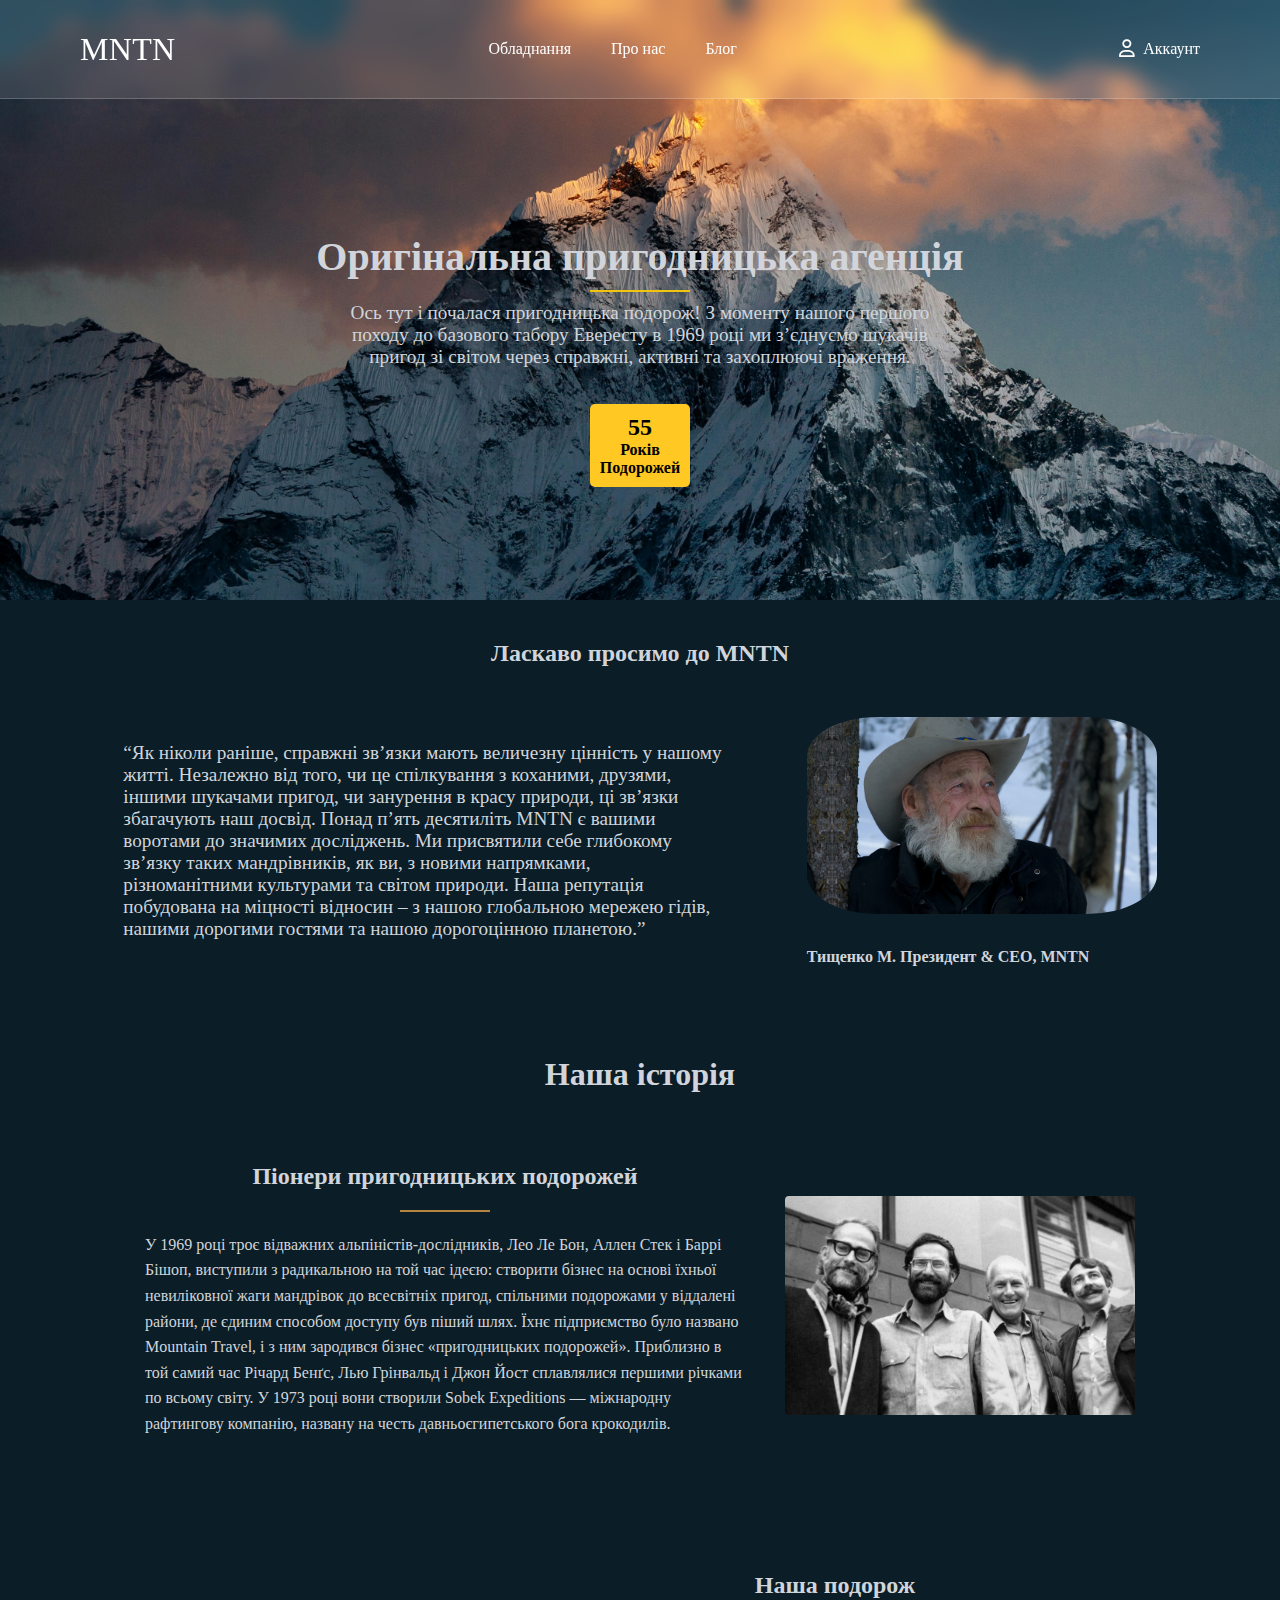
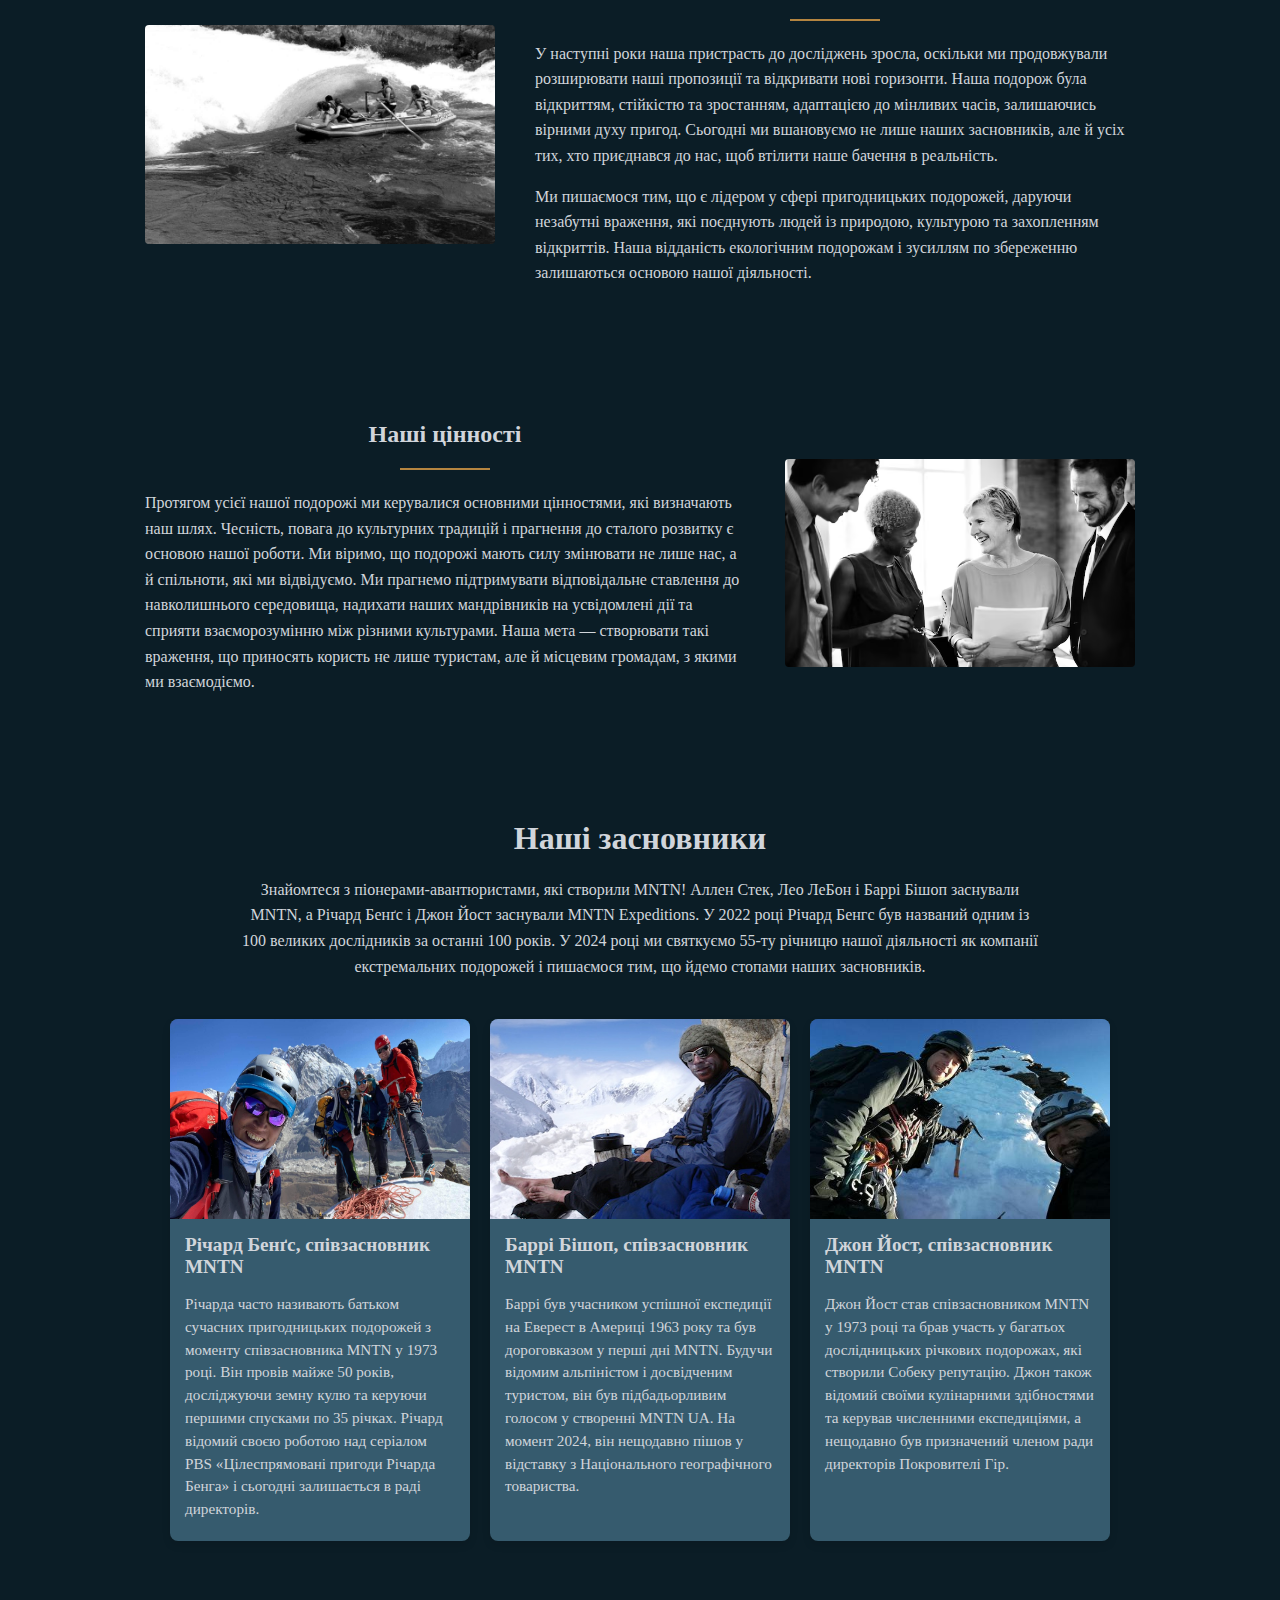
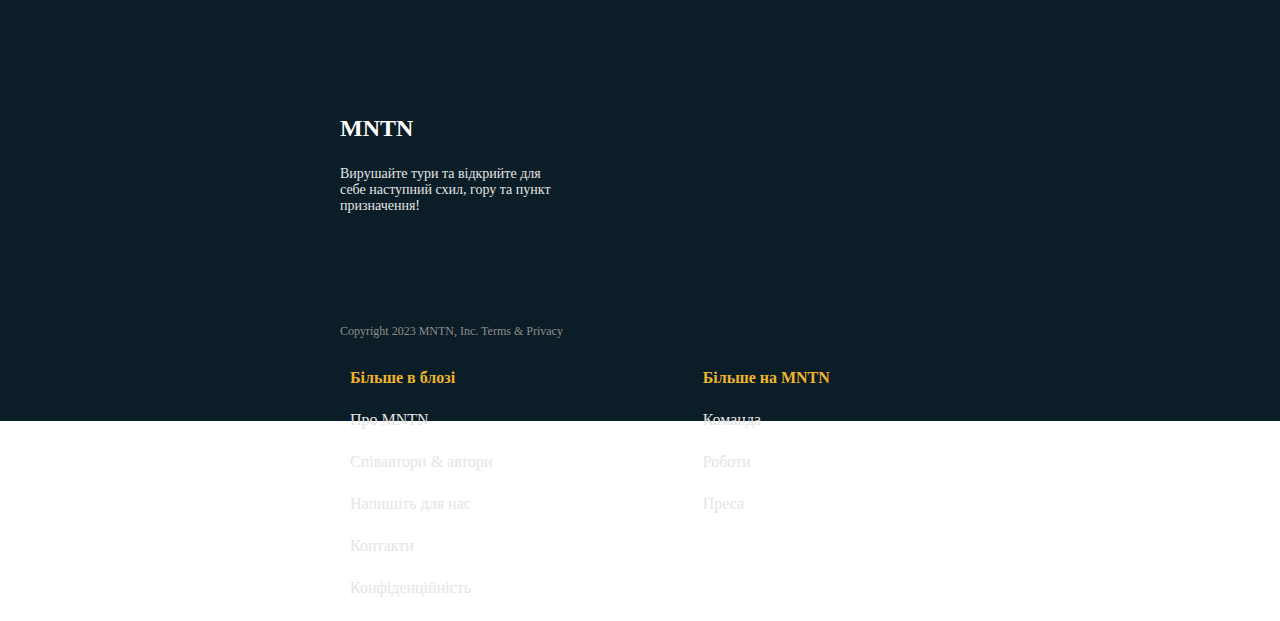
<file: aboutus.html>
<!DOCTYPE html>
<html lang="uk">
<head>
    <meta charset="UTF-8">
    <meta name="viewport" content="width=device-width, initial-scale=1.0">
    <meta http-equiv="X-UA-Compatible" content="ie=edge">
    <title>Mountains</title>
    <link rel="stylesheet" href="css/style.css">
    <link rel="icon" type="image/png" href="media/favicon.png" sizes="16x16">
    <link rel="shortcut icon" href="media/favicon.png" type="image/x-icon">
    <meta name="description" content="Агенція організації гірських походів">
    <link rel="stylesheet" href="https://cdnjs.cloudflare.com/ajax/libs/font-awesome/6.0.0-beta3/css/all.min.css">
</head>
<body>
    <header>
        <nav class="navbar">
            <a href="index.html"><div class="logo">MNTN</div></a>
            <div class="nav-links">
                <a href="404.html">Обладнання</a>
                <a href="aboutus.html">Про нас</a>
                <a href="trips.html">Блог</a>
            </div>
            <div class="account">
                <span class="account-icon"><i class="fa-regular fa-user" style="color: #ffffff;"></i></span> 
                <a href="#account">Аккаунт</a>
            </div>
        </nav>
    </header>
    <button class="scroll-to-top" id="scrollToTopBtn">&#8679;</button>
    <section class="about_banner">
        <div>
            <h1>Оригінальна пригодницька агенція</h1>
            <div class="about_divider"></div>
            <p>Ось тут і почалася пригодницька подорож! З моменту нашого першого походу до базового табору Евересту в 1969 році ми з’єднуємо шукачів пригод зі світом через справжні, активні та захоплюючі враження.</p>
        </div>
        <div class="about_badge">
            <span>55</span> Років <br> Подорожей
        </div>
    </section>
    <section class="story-section">
        <div id="about">
            <div class="about-sec-div">
                <h2>Ласкаво просимо до MNTN</h2></div>
            <div class="about_content">
                <div class="about_text">
                    <p>“Як ніколи раніше, справжні зв’язки мають величезну цінність у нашому житті. Незалежно від того, чи це спілкування з коханими, друзями, іншими шукачами пригод, 
                        чи занурення в красу природи, ці зв’язки збагачують наш досвід. Понад п’ять десятиліть MNTN є вашими воротами до значимих досліджень.
                        Ми присвятили себе глибокому зв’язку таких мандрівників, як ви, з новими напрямками, різноманітними культурами 
                        та світом природи. Наша репутація побудована на міцності відносин – з нашою глобальною мережею гідів, нашими дорогими гостями та нашою дорогоцінною планетою.”</p>
                </div>
                <div class="about_image">
                    <img src="media/mainpeople.jpg" alt="CEO Image" >
                    <p><strong>Тищенко М. Президент & CEO, MNTN</strong></p>
                </div>
            </div>
        </div>
        <div class="our-story">
            <h2>Наша історія</h2>
            <div class="story-content">
                <div class="story-text">
                    <h3>Піонери пригодницьких подорожей</h3>
                    <hr>
                    <p>У 1969 році троє відважних альпіністів-дослідників, Лео Ле Бон, Аллен Стек і Баррі Бішоп, виступили з радикальною на той час ідеєю: створити бізнес на основі
                        їхньої невиліковної жаги мандрівок до всесвітніх пригод, спільними подорожами у віддалені райони, де єдиним способом доступу був піший шлях. 
                        Їхнє підприємство було названо Mountain Travel, і з ним зародився бізнес «пригодницьких подорожей». Приблизно в той самий час Річард Бенґс, 
                        Лью Грінвальд і Джон Йост сплавлялися першими річками по всьому світу. У 1973 році вони створили Sobek Expeditions — міжнародну рафтингову
                        компанію, названу на честь давньоєгипетського бога крокодилів.</p>
                    </div>
                <div class="story-image">
                    <img src="media/our_team1.jpg" alt="Pioneers of Adventure Travel">
                </div>
            </div>
        </div>
        <div class="our-story mirrored">
            <div class="story-content mirrored">
                <div class="story-image">
                    <img src="media/our_team2.jpg" alt="Adventure Journey">
                </div>
                <div class="story-text">
                    <h3>Наша подорож</h3>
                    <hr>
                    <p>У наступні роки наша пристрасть до досліджень зросла, оскільки ми продовжували розширювати наші пропозиції та відкривати нові горизонти. Наша подорож була відкриттям, стійкістю та зростанням, адаптацією до мінливих часів, залишаючись вірними духу пригод. Сьогодні ми вшановуємо не лише наших засновників, але й усіх тих, хто приєднався до нас, щоб втілити наше бачення в реальність.</p>
                    <p>Ми пишаємося тим, що є лідером у сфері пригодницьких подорожей, даруючи незабутні враження, які поєднують людей із природою, культурою та захопленням відкриттів. Наша відданість екологічним подорожам і зусиллям по збереженню залишаються основою нашої діяльності.</p>
                </div>
            </div>
        </div>
        <div class="our-story">
            <div class="story-content">
                <div class="story-text">
                    <h3>Наші цінності
                    </h3>
                    <hr>
                    <p>Протягом усієї нашої подорожі ми керувалися основними цінностями, які визначають наш шлях. Чесність, повага до 
                        культурних традицій і прагнення до сталого розвитку є основою нашої роботи. Ми віримо, що подорожі мають силу змінювати не лише нас, а й спільноти, 
                        які ми відвідуємо. Ми прагнемо підтримувати відповідальне ставлення до навколишнього середовища, надихати наших мандрівників на усвідомлені дії та сприяти 
                        взаєморозумінню між різними культурами. Наша мета — створювати такі враження, що приносять користь не лише туристам, але й місцевим громадам, з якими ми взаємодіємо.</p>
                    </div>
                <div class="story-image">
                    <img src="media/our_team3.png" alt="Pioneers of Adventure Travel">
                </div>
            </div>
        </div>
        <div class="our-founders">
            <h2>Наші засновники</h2>
            <p class="intro-text">
                Знайомтеся з піонерами-авантюристами, які створили MNTN! Аллен Стек, Лео ЛеБон і Баррі Бішоп заснували MNTN, а Річард Бенґс 
                і Джон Йост заснували MNTN Expeditions. У 2022 році Річард Бенгс був названий одним із 100 великих дослідників за останні 100 років. 
                У 2024 році ми святкуємо 55-ту річницю нашої діяльності як компанії екстремальних подорожей і пишаємося тим, що йдемо стопами наших засновників.</p>
            <div class="founder-cards">
                <div class="founder-card">
                    <img src="media/founder2.jpg" alt="Barry Bishop">
                    <h3>Річард Бенґс, співзасновник MNTN</h3>
                    <p>Річарда часто називають батьком сучасних пригодницьких подорожей з моменту співзасновника MNTN у 1973 році.
                        Він провів майже 50 років, досліджуючи земну кулю та керуючи першими спусками по 35 річках. Річард відомий своєю роботою 
                        над серіалом PBS «Цілеспрямовані пригоди Річарда Бенга» і сьогодні залишається в раді директорів.</p>
                </div>
                <div class="founder-card">
                    <img src="media/founder1.jpg" alt="Richard Bangs">
                    <h3>Баррі Бішоп, співзасновник MNTN</h3>
                    <p>Баррі був учасником успішної експедиції на Еверест в Америці 1963 року та був дороговказом у перші дні MNTN. 
                        Будучи відомим альпіністом і досвідченим туристом, він був підбадьорливим голосом у створенні MNTN UA. На 
                        момент 2024, він нещодавно пішов у відставку з Національного географічного товариства.</p>
                </div>
                <div class="founder-card">
                    <img src="media/founder3.jpg" alt="John Yost">
                    <h3>Джон Йост, співзасновник MNTN</h3>
                    <p>Джон Йост став співзасновником MNTN у 1973 році та брав участь у багатьох дослідницьких річкових подорожах, які створили 
                        Собеку репутацію. Джон також відомий своїми кулінарними здібностями та керував численними експедиціями, 
                        а нещодавно був призначений членом ради директорів Покровителі Гір.</p>
                </div>
            </div>
        </div>    
    </section>
    <footer class="custom-footer">
        <div class="custom-footer-left">
            <h2 class="custom-logo">MNTN</h2>
            <p class="custom-tagline">Вирушайте тури та відкрийте для <br>себе наступний схил, гору та пункт <br>призначення!</p>
            <p class="custom-copyright">Copyright 2023 MNTN, Inc. <a href="#">Terms & Privacy</a></p>
        </div>
        <div class="custom-footer-right">
            <div class="custom-footer-section">
                <p class="custom-title">Більше в блозі</p>
                <ul>
                    <li><a href="#">Про MNTN</a></li>
                    <li><a href="#">Співавтори & автори</a></li>
                    <li><a href="#">Напишіть для нас</a></li>
                    <li><a href="#">Контакти</a></li>
                    <li><a href="#">Конфіденційність</a></li>
                </ul>
            </div>
            <div class="custom-footer-section">
                <p class="custom-title">Більше на MNTN</p>
                <ul>
                    <li><a href="#">Команда</a></li>
                    <li><a href="#">Роботи</a></li>
                    <li><a href="#">Преса</a></li>
                </ul>
            </div>
        </div>
    </footer>

    <script src="js/script.js"></script>
</body>
</html>
</file>
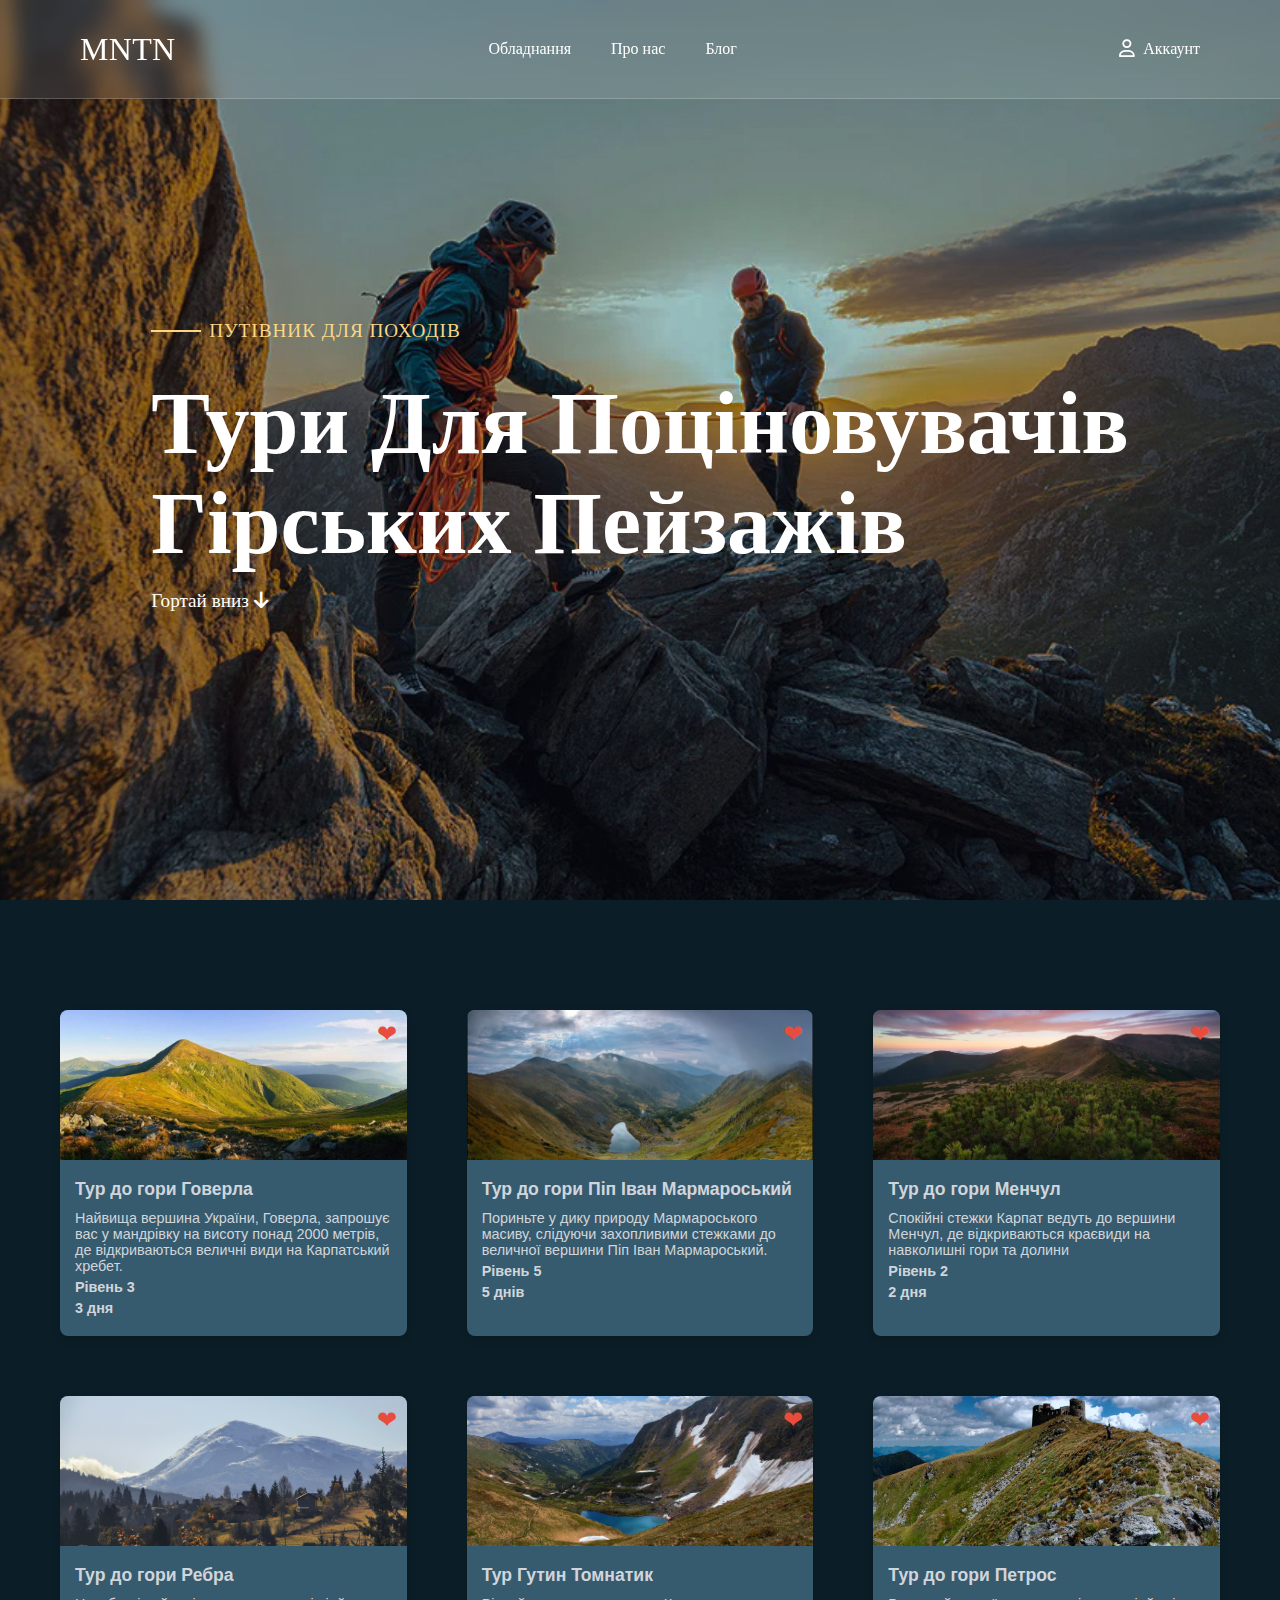
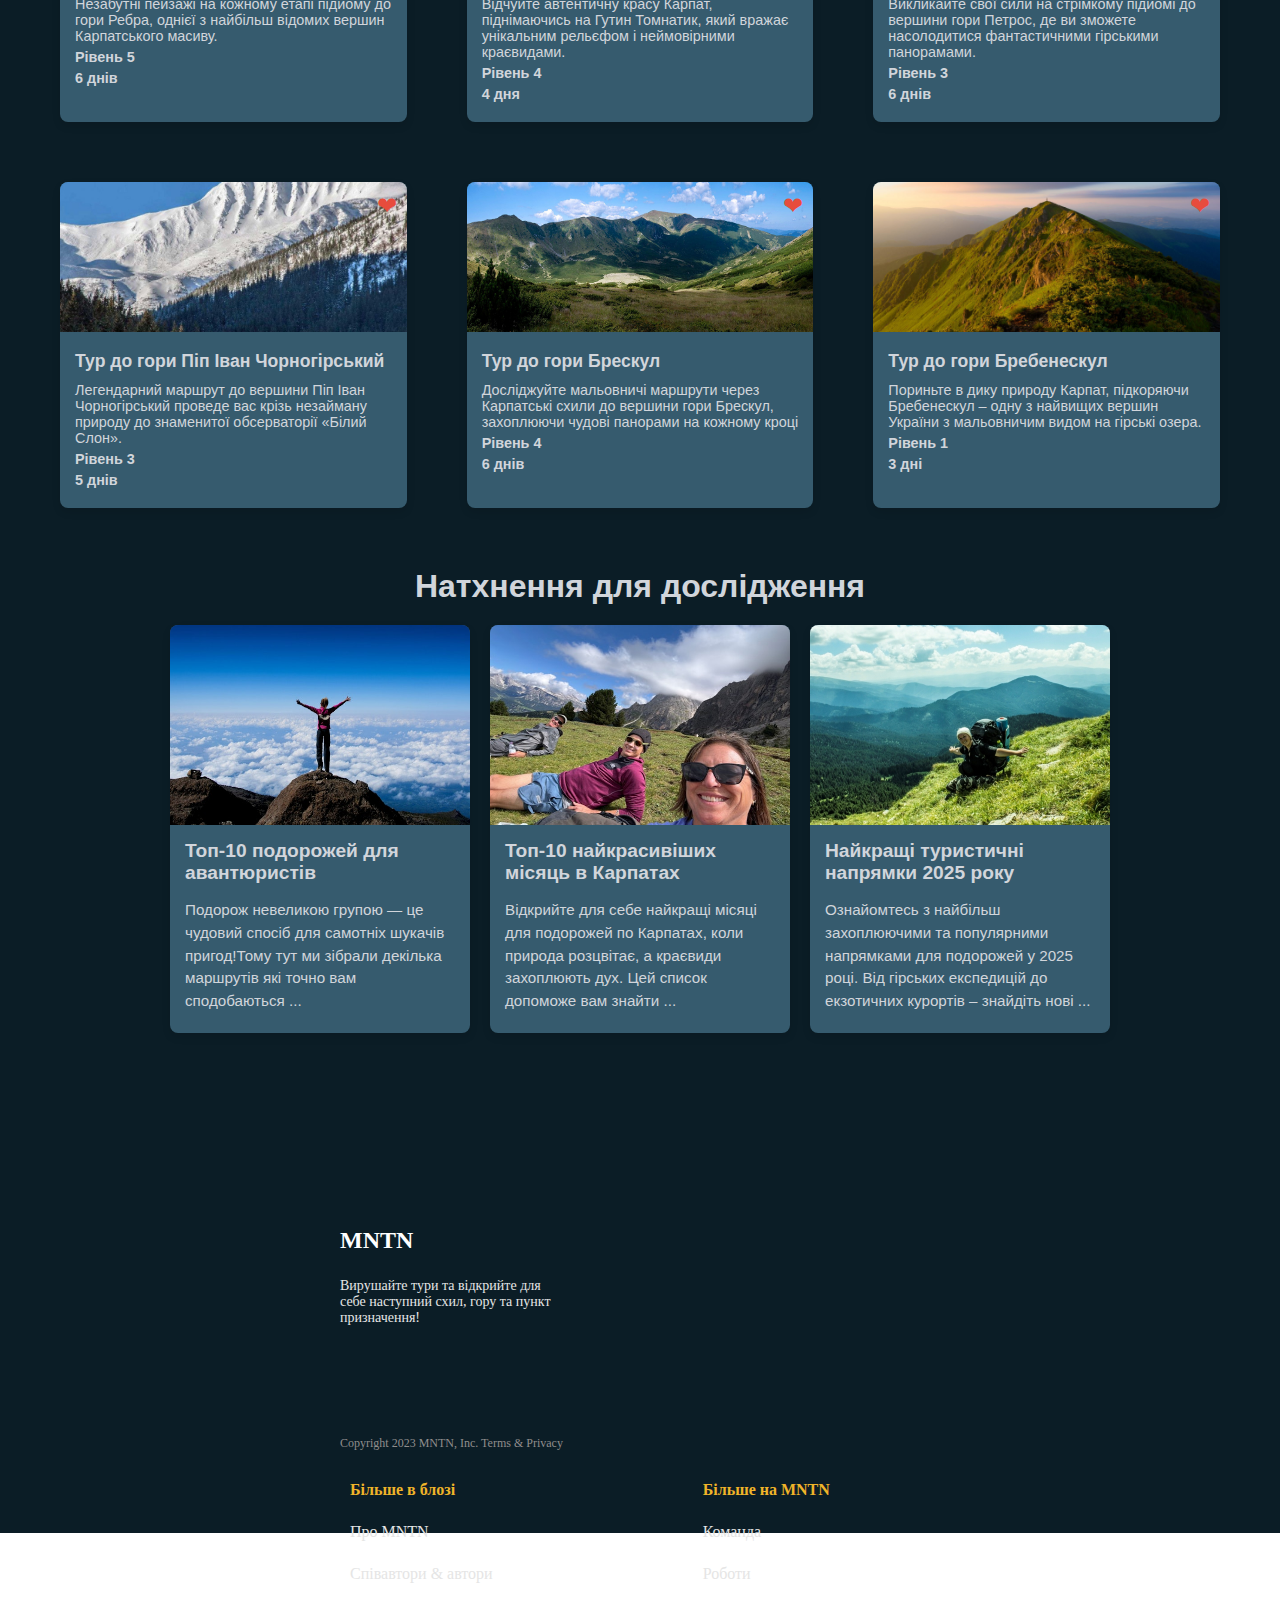
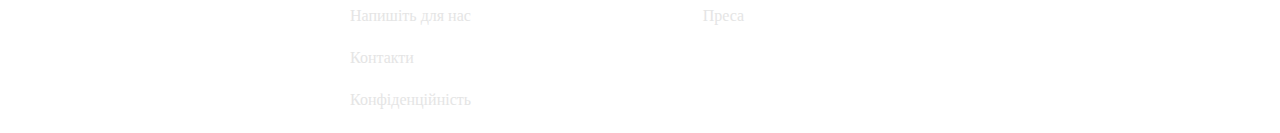
<file: trips.html>
<!DOCTYPE html>
<html lang="uk">
<head>
    <meta charset="UTF-8">
    <meta name="viewport" content="width=device-width, initial-scale=1.0">
    <meta http-equiv="X-UA-Compatible" content="ie=edge">
    <title>Mountains</title>
    <link rel="stylesheet" href="css/style.css">
    <link rel="icon" type="image/png" href="media/favicon.png" sizes="16x16">
    <link rel="shortcut icon" href="media/favicon.png" type="image/x-icon">
    <meta name="description" content="Агенція організації гірських походів">
    <link rel="stylesheet" href="https://cdnjs.cloudflare.com/ajax/libs/font-awesome/6.0.0-beta3/css/all.min.css">
</head>
<body>
    <header>
        <nav class="navbar">
            <a href="index.html"><div class="logo">MNTN</div></a>
            <div class="nav-links">
                <a href="404.html">Обладнання</a>
                <a href="aboutus.html">Про нас</a>
                <a href="trips.html">Блог</a>
            </div>
            <div class="account">
                <span class="account-icon"><i class="fa-regular fa-user" style="color: #ffffff;"></i></span> 
                <a href="#account">Аккаунт</a>
            </div>
        </nav>
    </header>
    <button class="scroll-to-top" id="scrollToTopBtn">&#8679;</button>
    <div class="trip-page">
    <section class="trip_section">
        <div class="container">
            <div class="trip_section-container">
                <div class="center-content">
                    <p class="subheading">Путівник для походів</p>
                    <h1>Тури Для Поціновувачів<br>Гірських Пейзажів </h1>
                    <p>Гортай вниз <i class="fa-solid fa-arrow-down" style="color: #ffffff;"></i></p>
                </div>
            </div>
        </div>
    </section>
    <section class="trip-cards">
        <div class="trip-card-container">
            <div class="trip-card">
                <img src="media/tripcard1.jpg" alt="Costa Rica Coast to Coast Hiking Tour">
                <div class="trip-card-content">
                    <h3>Тур до гори Говерла</h3>
                    <p>Найвища вершина України, Говерла, запрошує вас у мандрівку на висоту понад 2000 метрів, де відкриваються величні види на Карпатський хребет.</p>
                    <p class="trip-level">Рівень 3</p>
                    <p class="trip-duration">3 дня</p>
                </div>
                <button class="trip-favorite-btn">&#10084;</button>
            </div>
            <div class="trip-card">
                <img src="media/tripcard2.jpeg" alt="Costa Rica Coast to Coast Hiking Tour">
                <div class="trip-card-content">
                    <h3>Тур до гори Піп Іван Мармароський</h3>
                    <p>Пориньте у дику природу Мармароського масиву, слідуючи захопливими стежками до величної вершини Піп Іван Мармароський.</p>
                    <p class="trip-level">Рівень 5</p>
                    <p class="trip-duration">5 днів</p>
                </div>
                <button class="trip-favorite-btn">&#10084;</button>
            </div>
            <div class="trip-card">
                <img src="media/tripcard3.jpeg" alt="Costa Rica Coast to Coast Hiking Tour">
                <div class="trip-card-content">
                    <h3>Тур до гори Менчул</h3>
                    <p>Спокійні стежки Карпат ведуть до вершини Менчул, де відкриваються краєвиди на навколишні гори та долини</p>
                    <p class="trip-level">Рівень 2</p>
                    <p class="trip-duration">2 дня</p>
                </div>
                <button class="trip-favorite-btn">&#10084;</button>
            </div>
            <div class="trip-card">
                <img src="media/tripcard4.jpeg" alt="Costa Rica Coast to Coast Hiking Tour">
                <div class="trip-card-content">
                    <h3>Тур до гори Ребра</h3>
                    <p>Незабутні пейзажі на кожному етапі підйому до гори Ребра, однієї з найбільш відомих вершин Карпатського масиву.</p>
                    <p class="trip-level">Рівень 5</p>
                    <p class="trip-duration">6 днів</p>
                </div>
                <button class="trip-favorite-btn">&#10084;</button>
            </div>
            <div class="trip-card">
                <img src="media/tripcard5.jpeg" alt="Costa Rica Coast to Coast Hiking Tour">
                <div class="trip-card-content">
                    <h3>Тур Гутин Томнатик </h3>
                    <p>Відчуйте автентичну красу Карпат, піднімаючись на Гутин Томнатик, який вражає унікальним рельєфом і неймовірними краєвидами.</p>
                    <p class="trip-level">Рівень 4</p>
                    <p class="trip-duration">4 дня</p>
                </div>
                <button class="trip-favorite-btn">&#10084;</button>
            </div>
            <div class="trip-card">
                <img src="media/tripcard6.jpeg" alt="Costa Rica Coast to Coast Hiking Tour">
                <div class="trip-card-content">
                    <h3>Тур до гори Петрос</h3>
                    <p>Викликайте свої сили на стрімкому підйомі до вершини гори Петрос, де ви зможете насолодитися фантастичними гірськими панорамами.</p>
                    <p class="trip-level">Рівень 3</p>
                    <p class="trip-duration">6 днів</p>
                </div>
                <button class="trip-favorite-btn">&#10084;</button>
            </div>
            <div class="trip-card">
                <img src="media/tripcard7.jpg" alt="Costa Rica Coast to Coast Hiking Tour">
                <div class="trip-card-content">
                    <h3>Тур до гори Піп Іван Чорногірський</h3>
                    <p>Легендарний маршрут до вершини Піп Іван Чорногірський проведе вас крізь незайману природу до знаменитої обсерваторії «Білий Слон».</p>
                    <p class="trip-level">Рівень 3</p>
                    <p class="trip-duration">5 днів</p>
                </div>
                <button class="trip-favorite-btn">&#10084;</button>
            </div>
            <div class="trip-card">
                <img src="media/tripcard10.jpg" alt="Costa Rica Coast to Coast Hiking Tour">
                <div class="trip-card-content">
                    <h3>Тур до гори Брескул</h3>
                    <p>Досліджуйте мальовничі маршрути через Карпатські схили до вершини гори Брескул, захоплюючи чудові панорами на кожному кроці</p>
                    <p class="trip-level">Рівень 4</p>
                    <p class="trip-duration">6 днів</p>
                </div>
                <button class="trip-favorite-btn">&#10084;</button>
            </div>
            <div class="trip-card">
                <img src="media/tripcard9.jpeg" alt="Costa Rica Coast to Coast Hiking Tour">
                <div class="trip-card-content">
                    <h3>Тур до гори Бребенескул</h3>
                    <p>Пориньте в дику природу Карпат, підкоряючи Бребенескул – одну з найвищих вершин України з мальовничим видом на гірські озера.</p>
                    <p class="trip-level">Рівень 1</p>
                    <p class="trip-duration">3 дні</p>
                </div>
                <button class="trip-favorite-btn">&#10084;</button>
            </div>
        </div>
        <div class="our-founders">
            <h2>Натхнення для дослідження</h2>
            <div class="founder-cards">
                <div class="founder-card">
                    <img src="media/blog1.jpg" alt="Barry Bishop">
                    <h3>Топ-10 подорожей для авантюристів</h3>
                    <p>Подорож невеликою групою — це чудовий спосіб для самотніх шукачів пригод!Тому тут ми зібрали декілька маршрутів які точно вам сподобаються ...</p>
                </div>
                <div class="founder-card">
                    <img src="media/blog2.jpg" alt="Richard Bangs">
                    <h3>Топ-10 найкрасивіших місяць в Карпатах</h3>
                    <p>Відкрийте для себе найкращі місяці для подорожей по Карпатах, коли природа розцвітає, а краєвиди захоплюють дух. Цей список допоможе вам знайти ...</p>
                </div>
                <div class="founder-card">
                    <img src="media/blog3.jpg" alt="John Yost">
                    <h3>Найкращі туристичні напрямки 2025 року</h3>
                    <p>Ознайомтесь з найбільш захоплюючими та популярними напрямками для подорожей у 2025 році. Від гірських експедицій до екзотичних курортів – знайдіть нові ...</p>
                </div>
            </div>
        </div>   
    </section>
    <footer class="custom-footer">
        <div class="custom-footer-left">
            <h2 class="custom-logo">MNTN</h2>
            <p class="custom-tagline">Вирушайте тури та відкрийте для <br>себе наступний схил, гору та пункт <br>призначення!</p>
            <p class="custom-copyright">Copyright 2023 MNTN, Inc. <a href="#">Terms & Privacy</a></p>
        </div>
        <div class="custom-footer-right">
            <div class="custom-footer-section">
                <p class="custom-title">Більше в блозі</p>
                <ul>
                    <li><a href="#">Про MNTN</a></li>
                    <li><a href="#">Співавтори & автори</a></li>
                    <li><a href="#">Напишіть для нас</a></li>
                    <li><a href="#">Контакти</a></li>
                    <li><a href="#">Конфіденційність</a></li>
                </ul>
            </div>
            <div class="custom-footer-section">
                <p class="custom-title">Більше на MNTN</p>
                <ul>
                    <li><a href="#">Команда</a></li>
                    <li><a href="#">Роботи</a></li>
                    <li><a href="#">Преса</a></li>
                </ul>
            </div>
        </div>
    </footer>
    </div>

    <script src="js/script.js"></script>
</body>
</html>
</file>
<file: css/style.css>
* {
    margin: 0;
    padding: 0;
    box-sizing: border-box;
}

body {
    font-family: 'Chronicle Display';
}

.navbar {
    display: flex;
    align-items: center;
    justify-content: space-between;
    padding: 30px 80px;
    width: 100%;
    position: fixed;
    z-index: 100;
    background-color: rgba(255, 255, 255, 0.1); 
    backdrop-filter: blur(10px); 
    -webkit-backdrop-filter: blur(10px);
    border-bottom: 1px solid rgba(255, 255, 255, 0.2); 
}

.navbar .logo {
    text-transform: capitalize;
    color: #FFFFFF;
    width: 26px;
    height: 38px;
    font-size: 32px;
    line-height: 38px;
    letter-spacing: 0.01em;
}

.navbar .nav-links {
    display: flex;
    gap: 40px;
    justify-content: center;
    font-weight: 700;
    font-size: 18px;
    line-height: 22px;
    color: #FFFFFF;
}

.navbar a {
    color: white;
    text-decoration: none;
    font-size: 16px;
    font-weight: 500;
    transition: color 0.3s;
}

.navbar a:hover {
    color: #1abc9c; 
}

.navbar .account {
    display: flex;
    align-items: center;
}

.navbar .account-icon {
    font-size: 18px;
    margin-right: 8px;
}

/* Стилі для hero секції */
.hero-section {
    background: url('../media/main_background.png') no-repeat center center/cover;
    height: 1900px;
    display: flex;
    justify-content: center;
    align-items: flex-start;
    overflow: hidden;
    padding: 194px 80px 0;
}

.hero-section .container {
    width: 100%;
    display: flex;
    align-items: center;
    justify-content: space-between;
    margin-top:110px;
}
.left-side p {
    color: #FFFFFF;
}
.left-side {
    display: flex;
    align-items: center;
    gap: 24px;
    left: 80px;
    top: 0;
    transform: translateY(0);
    writing-mode: vertical-rl;
    text-align: center;
}

.left-side .social-icons {
    display: flex;
    flex-direction: column;
    gap: 1rem;
    margin-top: 1rem;
}

.left-side .social-icons a {
    color: #FFFFFF;
    font-size: 1.5rem;
    text-decoration: none;
}

.center-content h1 {
    height: 200px;
    font-weight: 600;
    font-size: 88px;
    line-height: 100px;
    color: #FFFFFF;
}

.center-content p {
    font-size: 1.2rem;
    margin-top: 1rem;
    color: #FFFFFF;
}

.subheading {
    color: #FBD784 !important ;
    font-size: 1rem;
    letter-spacing: 1px;
    margin-bottom: 32px;
    position: relative;
    display: flex;
    align-items: center;
    text-transform: uppercase;
}
 .subheading::before {
    content: "";
    width: 50px;
    height: 2px;
    background-color: #FBD784;
    margin-right: 8px;
}
.right-side {
    display: flex;
    flex-direction: column;
    align-items: center;
    right: 80px;
    top: 0;
    transform: translateY(0);
    color: #ffffff;
}

.scroll-indicator {
    display: flex;
    flex-direction: column;
    align-items: center;
    gap: 10px;
}

.scroll-label {
    font-size: 18px;
    font-weight: 400;
    text-transform: uppercase;
    opacity: 0.8;
}

.scroll-steps {
    display: flex;
    flex-direction: column;
    align-items: center;
    gap: 20px;
    position: relative;
    z-index: 1; 
}

.scroll-step {
    font-size: 16px;
    font-weight: 500;
    opacity: 0.5;
    transition: opacity 0.3s, font-weight 0.3s;
}

.scroll-step.active {
    opacity: 1;
    font-weight: 700;
}

.progress-line {
    width: 2px;
    height: 120px; 
    background-color: rgba(255, 255, 255, 0.3);
    position: absolute;
    right: -10px;
    top: 20px;
}

.progress-bar {
    width: 100%;
    height: 0;
    background-color: #ffffff;
    transition: height 0.3s ease;
}

/* Контейнер для всієї секції */
.hiking-guide-section {
    display: flex;
    flex-direction: column;
    align-items: center;
    justify-content: center;
    padding: 60px 80px;
    background-color: #0B1D26; 
    color: #FFFFFF;
    flex-wrap: wrap;
    gap: 200px;
}

.hiking-guide-section .guide-content:nth-child(1) {
    margin-top: -500px;
}
.guide-content:nth-child(odd) {
    flex-direction: row;
}

.number-overlay {
    font-size: 200px;
    font-weight: bold;
    color: rgba(255, 255, 255, 0.14);
    position: absolute;
    top: -60px;
    left: -105px; 
    z-index: 1;
    font-family: 'Gilroy', sans-serif;
}

.guide-content:nth-child(even) .number-overlay {
    left: auto; 
    right: 440px;
}

.guide-content:nth-child(even) .guide-image {
    margin-left: -105px; 
}
.guide-content:nth-child(even) .guide-text {
    position: relative; 
    left: 55px; 
}

.guide-content {
    display: flex;
    max-width: 1200px;
    width: 100%;
    gap: 114px;
}

.guide-text {
    position: relative;
    max-width: 50%;
    padding: 40px;
    z-index: 2;
}

.number-overlay {
    font-size: 200px;
    font-weight: bold;
    color: rgba(255, 255, 255, 0.14);
    position: absolute;
    top: -60px;
    left: -105px;
    z-index: 1;
    font-family: 'Gilroy', sans-serif;
}

.guide-text h2 {
    font-size: 48px;
    font-weight: 600;
    line-height: 1.2;
    margin: 0 0 20px;
}

.description {
    font-size: 18px;
    line-height: 1.6;
    margin-bottom: 20px;
    color: #D1D5DB;
}

.read-more {
    color: #FBD784;
    text-decoration: none;
    font-size: 16px;
    font-weight: 700;
    display: inline-flex;
    align-items: center;
    gap: 20px;
}

.arrow {
    margin-left: 8px;
    font-size: 18px;
}

.guide-image {
    max-width: 50%;
    overflow: hidden;
    border-radius: 10px;
}

.guide-image img {
    width: 100%;
    height: auto;
    object-fit: cover;
}

/* футер */

footer{
    height: 420px;
}
.custom-footer {
    background-color: #0B1D26;
    color: #e5e5e5;
    padding: 80px 340px;
    display: flex;
    justify-content: space-between;
    align-items: flex-start;
    flex-wrap: wrap;
}
.custom-footer-left {
    flex: 1;
    margin-top: 34px;
    min-width: 200px;
}
.custom-footer-right {
    display: flex;
    gap: 210px;
    margin: 10px;
}
.custom-logo {
    font-size: 24px;
    color: #fff;
    margin: 0 0 24px;
}
.custom-tagline {
    font-size: 14px;
    color: #e5e5e5;
    margin: 5px 0;
}
.custom-title {
    color: #f0b429;
    font-weight: bold;
    font-size: 16px;
    margin-top: 20px;
}
.custom-footer ul {
    list-style: none;
    padding: 0;
    margin: 0;
}
.custom-footer ul li a {
    display: block;
    color: #e5e5e5;
    text-decoration: none;
    margin: 24px 0;
}
.custom-footer ul li a:hover {
    color: #f0b429;
}
.custom-copyright {
    font-size: 12px;
    color: #908d8d;
    margin-top: 110px;
}
.custom-copyright a{
    text-decoration: none;
    color:#908d8d;
}
.custom-footer-section{
    gap: 50px;
}

/* сторінка про нас */

.about_banner {
    position: relative;
    height: 600px;
    background: url('../media/backabout.jpg') no-repeat center center/cover;
    color: #D1D5DB;
    display: flex;
    align-items: center;
    justify-content: center;
    text-align: center;
}

.about_banner h1 {
    font-size: 2.5rem;
    margin-bottom: 10px;
}

.about_banner p {
    font-size: 1.2rem;
    max-width: 600px;
    margin: 0 auto;
}

.about_badge {
    position: absolute;
    margin-top: 290px;
    background-color: rgb(255, 200, 34);
    color: rgb(0, 0, 0);
    padding: 10px;
    text-align: center;
    border-radius: 5px;
    font-weight: bold;
}

.about_badge span {
    display: block;
    font-size: 1.5rem;
}

.about_divider {
    width: 100px;
    height: 2px;
    background-color: #f1c40f;
    margin: 10px auto;
}

#about {
    padding: 40px;
    background-color: #0B1D26;
}

.about_content {
    display: flex;
    justify-content: space-evenly;
    align-items: center;
    max-width: 1200px;
    margin: 0 auto;
}
.about-sec-div{
    display: flex;
    justify-content: center;
    margin-bottom: 50px;
    color: #D1D5DB;
}
.about_text {
    max-width: 600px;
    font-size: 1.2rem;
    color: #D1D5DB;
}
 
.about_image p {
    width: 300px;
    color: #D1D5DB;
}  
.about_image img {
    width: 350px;
    height: auto;
    border-radius: 20%;
    margin-bottom: 30px;
}   

.our-story {
    text-align: center;
    padding: 50px 20px;
    background-color: #0B1D26;
    color: #D1D5DB;
}

.our-story h2 {
    font-size: 2rem;
    font-weight: bold;
    margin-bottom: 50px;
}
.story-section{
    background-color: #0B1D26;
}
.story-content {
    display: flex;
    justify-content: center;
    align-items: center;
    gap: 40px;
    max-width: 1200px;
    margin: 0 auto;
    padding-top: 20px;
}

.story-text {
    max-width: 600px;
    text-align: left;
}
.story-text h3 {
    text-align: center;
}

.story-text h3 {
    font-size: 1.5rem;
    font-weight: bold;
    margin-bottom: 10px;
    color: #D1D5DB;
}

.story-text hr {
    width: 90px;
    height: 2px;
    background-color: #b58540;
    border: none;
    margin: 20px auto;
}

.story-text p {
    font-size: 1rem;
    line-height: 1.6;
    margin-bottom: 15px;
    color: #D1D5DB;
    width: 600px;
}

.story-image img {
    max-width: 350px;
    height: auto;
    border-radius: 4px;
}

.our-story.mirrored h2 {
    margin-top: 50px;
}
.our-founders {
    text-align: center;
    padding: 60px 20px;
}

.our-founders h2 {
    font-size: 2rem;
    font-weight: bold;
    margin-bottom: 20px;
    color: #D1D5DB;;
}

.intro-text {
    font-size: 1rem;
    color: #D1D5DB;
    max-width: 800px;
    margin: 0 auto 40px;
    line-height: 1.6;
}

.founder-cards {
    display: flex;
    flex-wrap: wrap;
    gap: 20px;
    justify-content: center;
}

.founder-card {
    background-color: #365b6e;
    border-radius: 8px;
    box-shadow: 0 4px 8px rgba(0, 0, 0, 0.1);
    max-width: 300px;
    overflow: hidden;
    text-align: left;
    transition: transform 0.3s ease;
    display: flex;
    flex-direction: column;
}

.founder-card:hover {
    transform: translateY(-5px);
}

.founder-card img {
    width: 300px;
    height: 200px;
}

.founder-card h3 {
    font-size: 1.2rem;
    font-weight: bold;
    color: #D1D5DB;
    padding: 15px;
    margin: 0;
}

.founder-card p {
    font-size: 0.95rem;
    color: #D1D5DB;
    line-height: 1.5;
    padding: 0 15px 20px;
    margin: 0;
}

/* сторінка подорожей */

.trip_section {
    position: relative;
    background: url('../media/back-trip.JPG') no-repeat center center/cover;
    height: 900px;
    display: flex;
    justify-content: center;
    align-items: flex-start;
    overflow: hidden;
    padding: 194px 80px 0;
}

.trip_section::before {
    content: "";
    position: absolute;
    top: 0;
    left: 0;
    right: 0;
    bottom: 0;
    background: inherit;
    filter: blur(10px); 
    z-index: -1;
    transform: scale(1.1); 
}

.trip_section-container {
    width: 100%;
    display: flex;
    align-items: center;
    justify-content: center;
    margin-top: 110px;
}

.trip-cards {
    max-width: 1200px;
    margin: 0 auto;
    padding: 20px;
    font-family: Arial, sans-serif;
    color: #D1D5DB;
    text-align: center;
}
.trip-page{
    background-color: #0B1D26;
}

.trip-count {
    font-size: 1rem;
    margin-bottom: 15px;
    color: #D1D5DB;
}

.trip-card-container {
    display: grid;
    grid-template-columns: repeat(3, 1fr);
    gap: 60px;
    justify-items: center;
    margin-top: 90px;
}

.trip-card {
    width: 100%;
    max-width: 350px;
    background-color: #365b6e;
    border-radius: 8px;
    box-shadow: 0 4px 8px rgba(0, 0, 0, 0.1);
    overflow: hidden;
    transition: transform 0.2s;
    position: relative;
}

.trip-card:hover {
    transform: translateY(-5px);
}

.trip-card img {
    width: 100%;
    height: 150px;
    object-fit: cover;
}

.trip-card-content {
    padding: 15px;
    text-align: left;
}

.trip-card-content h3 {
    font-size: 1.1rem;
    color: #D1D5DB; 
    margin-bottom: 10px;
}

.trip-card-content p {
    font-size: 0.9rem;
    margin-bottom: 5px;
    color: #D1D5DB;
}

.trip-level, .trip-duration {
    font-size: 0.85rem;
    font-weight: bold;
}

.trip-favorite-btn {
    position: absolute;
    top: 10px;
    right: 10px;
    background: none;
    border: none;
    font-size: 1.5rem;
    color: #e74c3c;
    cursor: pointer;
}

.trip-favorite-btn:hover {
    color: #c0392b;
}

.error_container {
    font-family: Arial, sans-serif;
    background-color: #0B1D26;
    color: #fff;
    display: flex;
    justify-content: center;
    align-items: center;
    height: 100vh;
    text-align: center;
}

.error_code {
    font-size: 6rem;
    font-weight: bold;
    color: #906bff;
}

.error_message {
    font-size: 1.5rem;
    margin: 20px 0;
}

.error_description {
    font-size: 1rem;
    color: #fff;
    margin-bottom: 20px;
}

.error_back-button {
    display: inline-block;
    padding: 10px 20px;
    color: #fff;
    background-color: #906bff;
    border: none;
    border-radius: 5px;
    text-decoration: none;
    font-size: 1rem;
    transition: background-color 0.3s ease;
}

.error_back-button:hover {
    background-color: #0056b3;
}

.scroll-to-top {
    position: fixed;
    bottom: 20px;
    right: 20px;
    display: none;
    width: 50px;
    height: 50px;
    background-color: #a55fb2;
    color: #fff;
    font-size: 24px;
    border: none;
    border-radius: 50%;
    align-items: center;
    justify-content: center;
    cursor: pointer;
    transition: background-color 0.3s ease;
    z-index: 1000;
}

.scroll-to-top:hover {
    background-color: #0056b3;
}
.main-back-color{
    background-color: #0B1D26;
}

.modal {
    display: none;
    position: fixed;
    top: 0;
    left: 0;
    width: 100%;
    height: 100%;
    background: rgba(0, 0, 0, 0.5);
    justify-content: center;
    align-items: center;
    z-index: 1000;
    opacity: 0;
    animation: fadeIn 0.5s forwards;
}

.modal.show {
    display: flex;
    animation: fadeIn 0.5s forwards;
}

.modal-content {
    background: #fff;
    padding: 30px;
    max-width: 500px;
    width: 90%;
    border-radius: 12px;
    text-align: center;
    position: relative;
    opacity: 0;
    transform: scale(0.8);
    animation: scaleUp 0.4s forwards 0.1s;
}

.modal-content h2 {
    margin-bottom: 10px;
    font-size: 1.8rem;
    color: #333;
}

.modal-content p {
    color: #555;
    margin-bottom: 20px;
}

.close-modal {
    position: absolute;
    top: 10px;
    right: 10px;
    font-size: 1.5rem;
    cursor: pointer;
    color: #999;
    transition: color 0.3s;
}

.close-modal:hover {
    color: #333;
}

/* Анімації */
@keyframes fadeIn {
    from { opacity: 0; }
    to { opacity: 1; }
}

@keyframes scaleUp {
    from {
        opacity: 0;
        transform: scale(0.8);
    }
    to {
        opacity: 1;
        transform: scale(1);
    }
}

@keyframes fadeOut {
    from { opacity: 1; }
    to { opacity: 0; }
}

@keyframes scaleDown {
    from {
        opacity: 1;
        transform: scale(1);
    }
    to {
        opacity: 0;
        transform: scale(0.8);
    }
}
</file>
